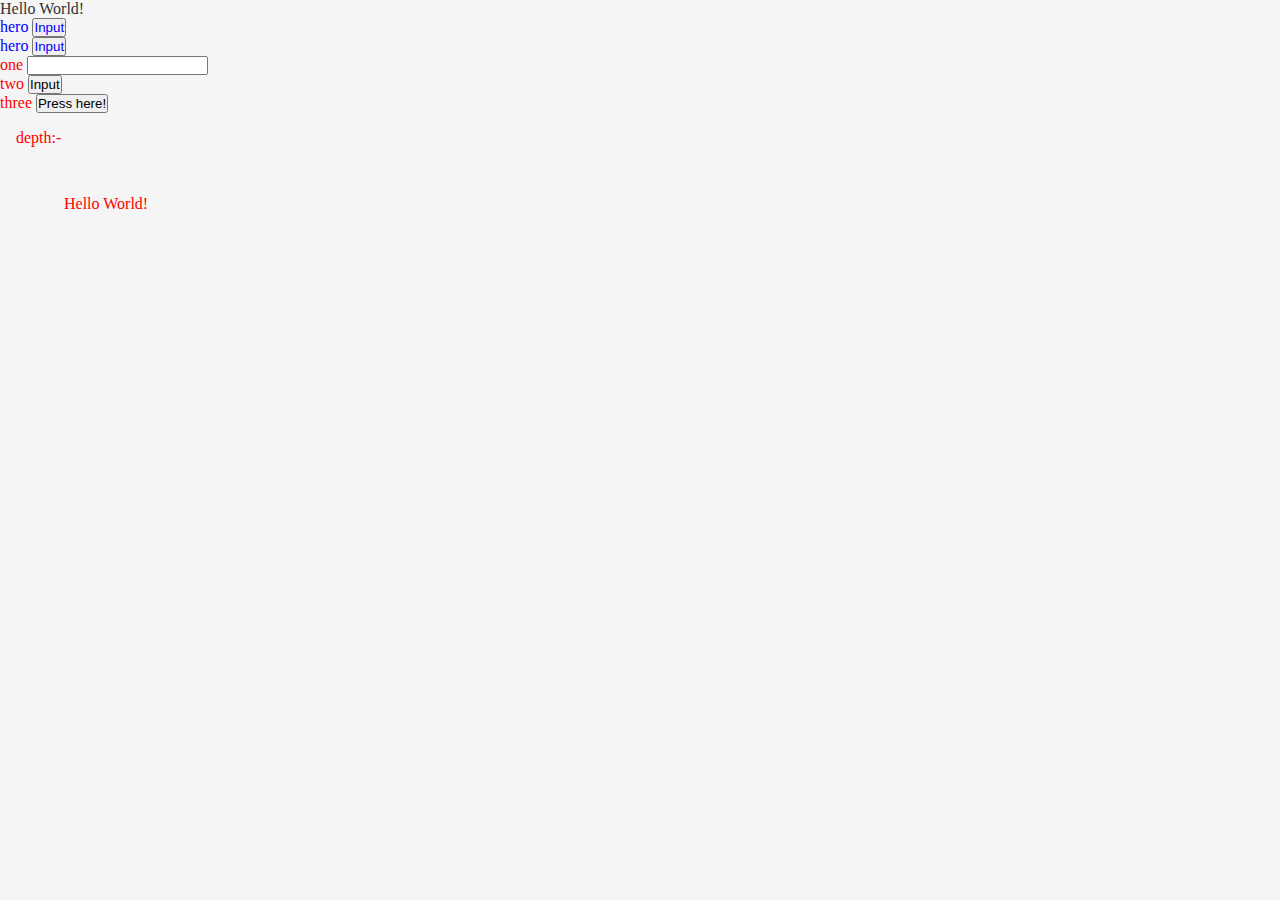
<file: index.html>
<!DOCTYPE html>
<html lang="en">
    <head>
        <title>Learn CSS</title>
        <meta charset="UTF-8">
        <meta name="viewport" content="width=device-width, initial-scale=1">
        <link href="style.css" rel="stylesheet">
    </head>
    <body>
        <div>
            <p>
                Hello World!
            </p>
        </div>
        <!-- Class defined properly -->
        <header class="hero">hero
            <button>Input</button>
        </header>
        <header class="hero">hero
            <button>Input</button>
        </header>

        <!-- No class name referenced using header tag -->

        <header>one
            <input>
        </header>
        <header>two
            <button>Input</button>
        </header>
        <header>three
            <button>Press here!</button>
        </header>
        <header style="padding: 1rem;">depth:-
            <div style="padding: 1rem;">
                <div style="padding: 1rem;">
                    <div style="padding: 1rem;">
                        <div class="nested div">Hello World!</div>
                    </div>
                </div>
            </div>
        </header>
    </body>

</html>
</file>
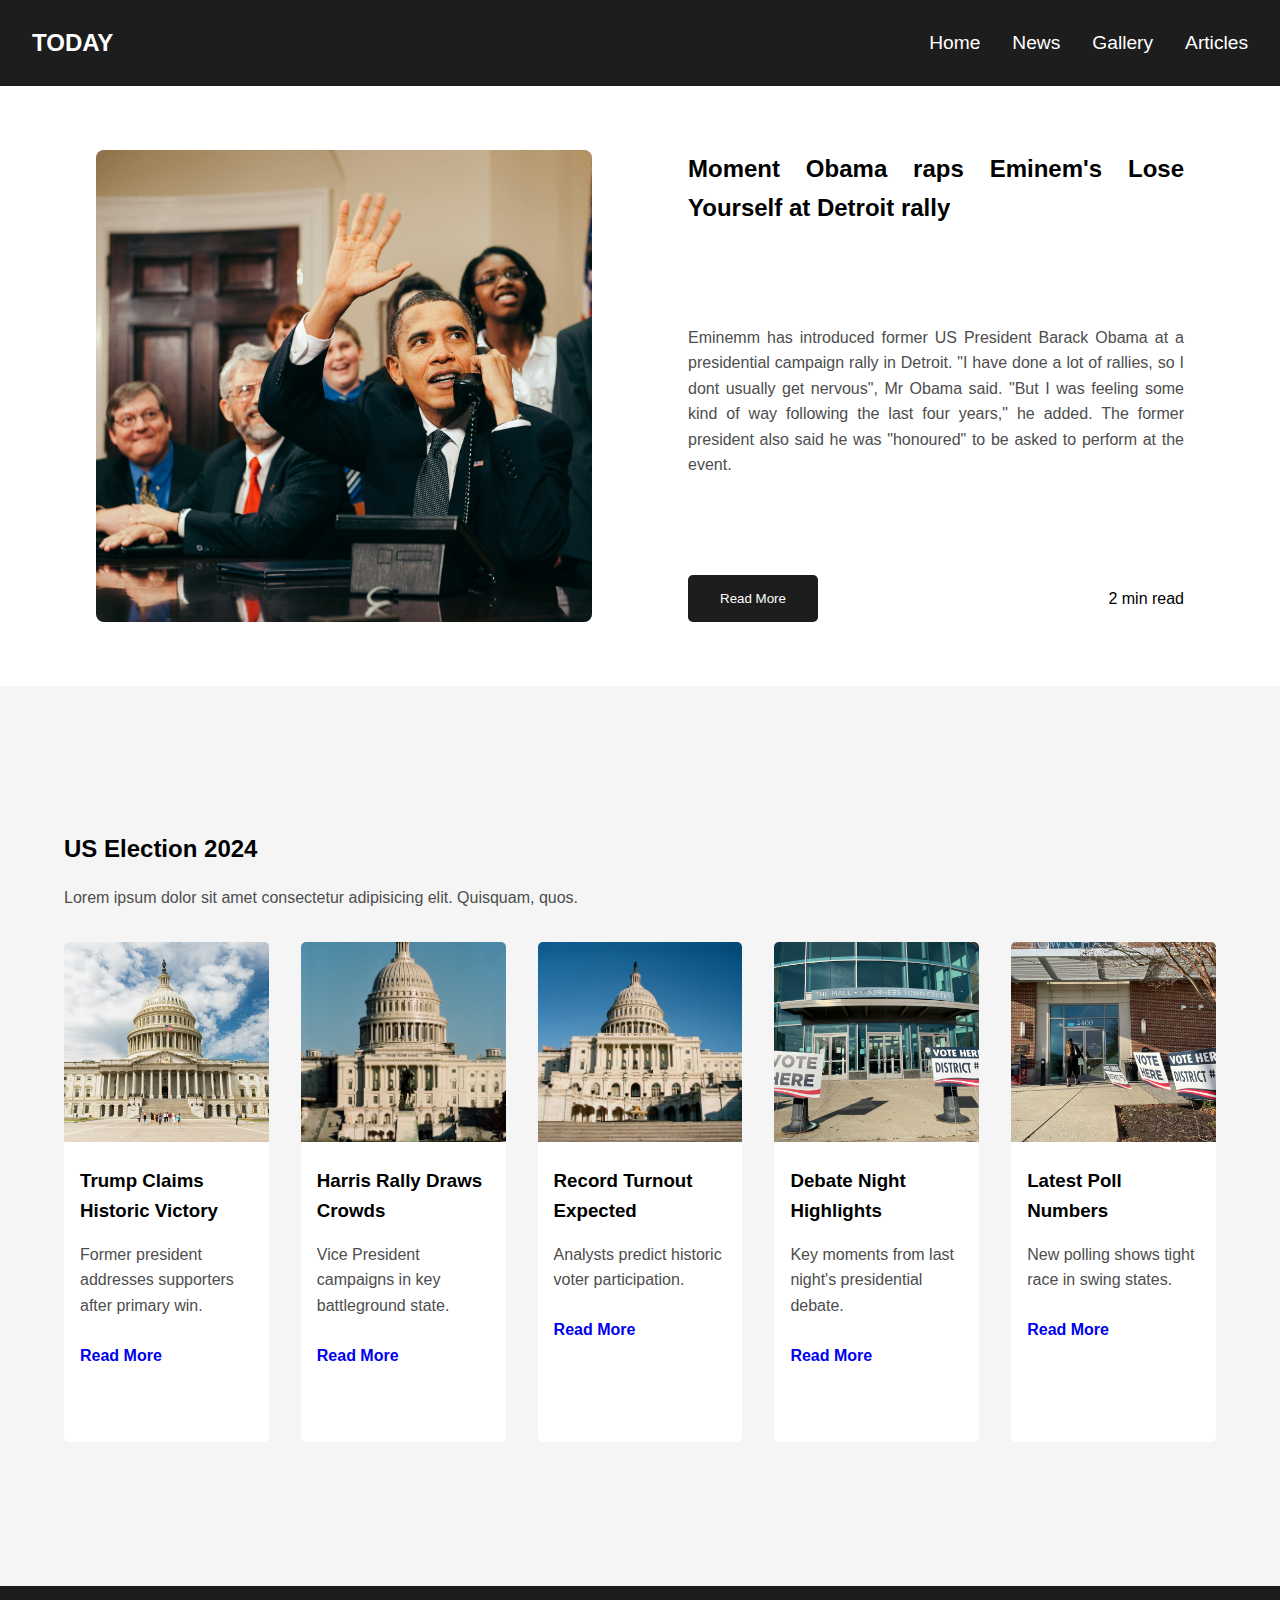
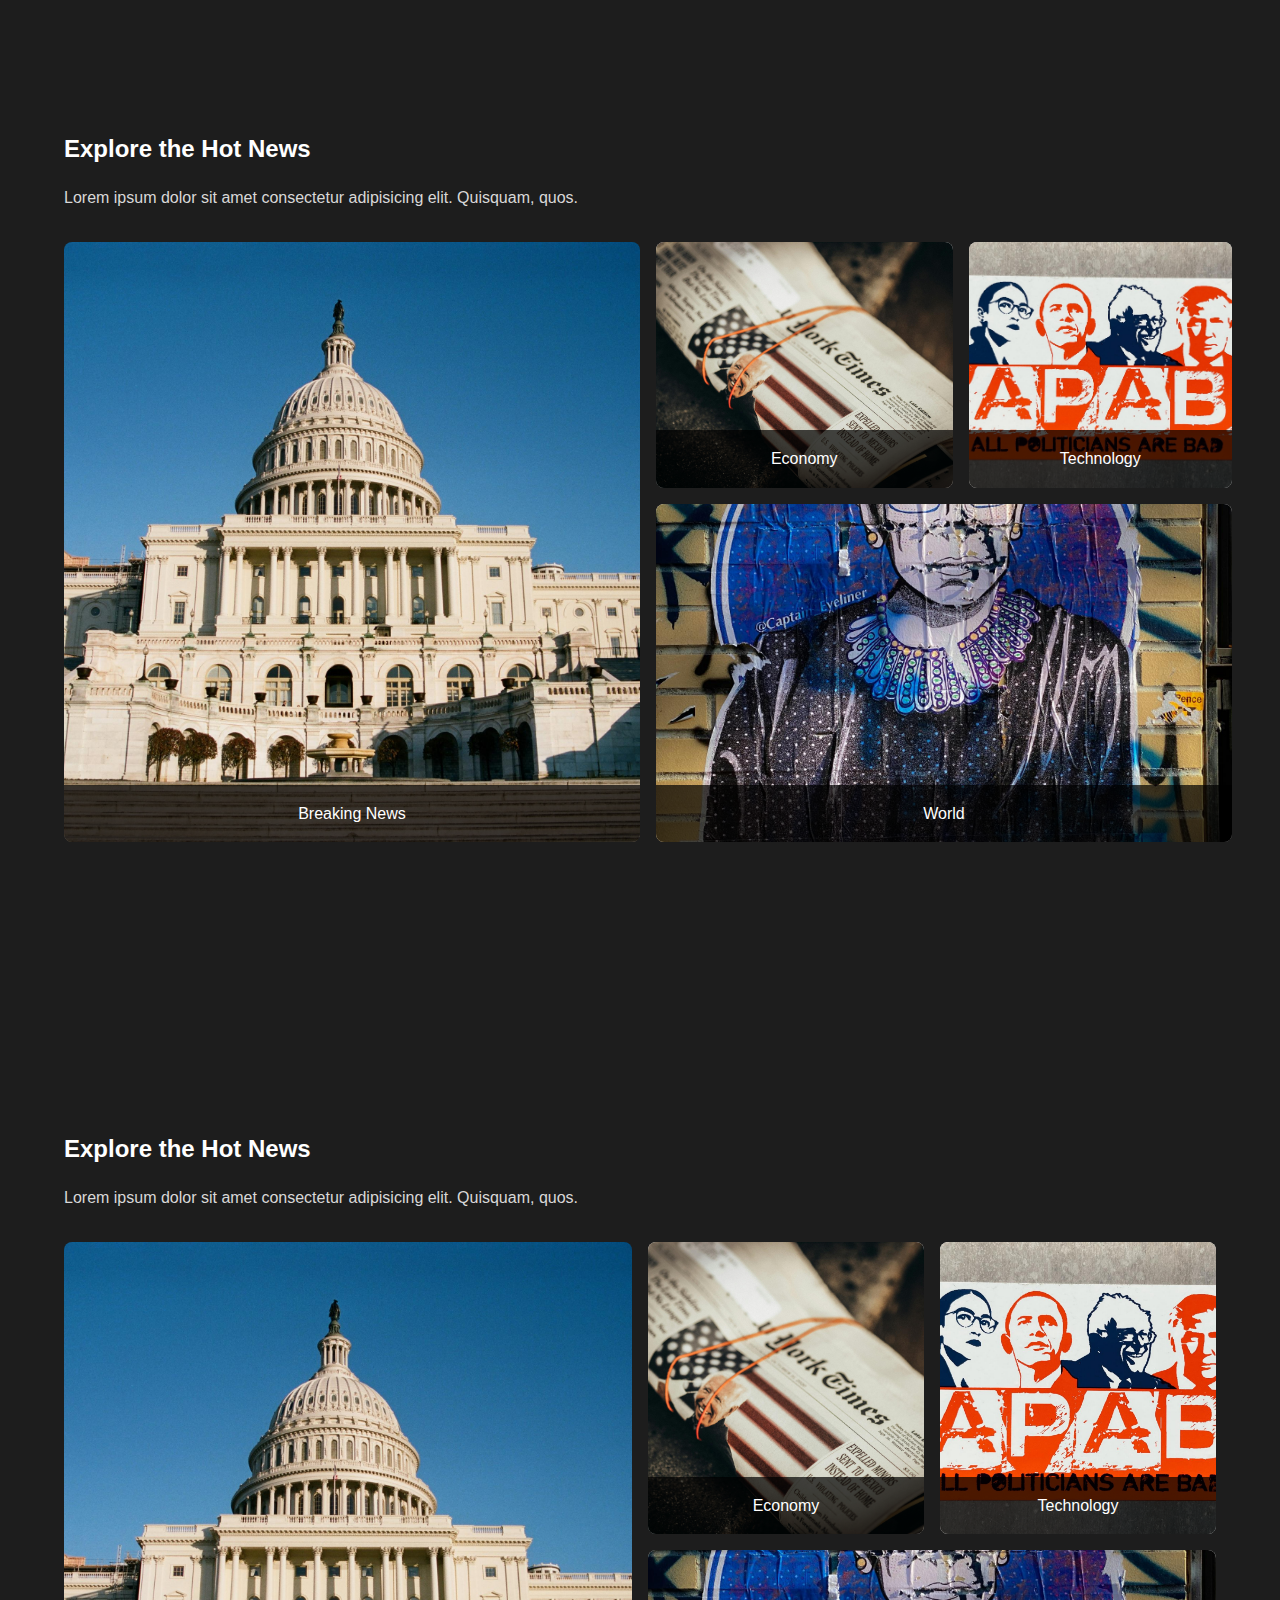
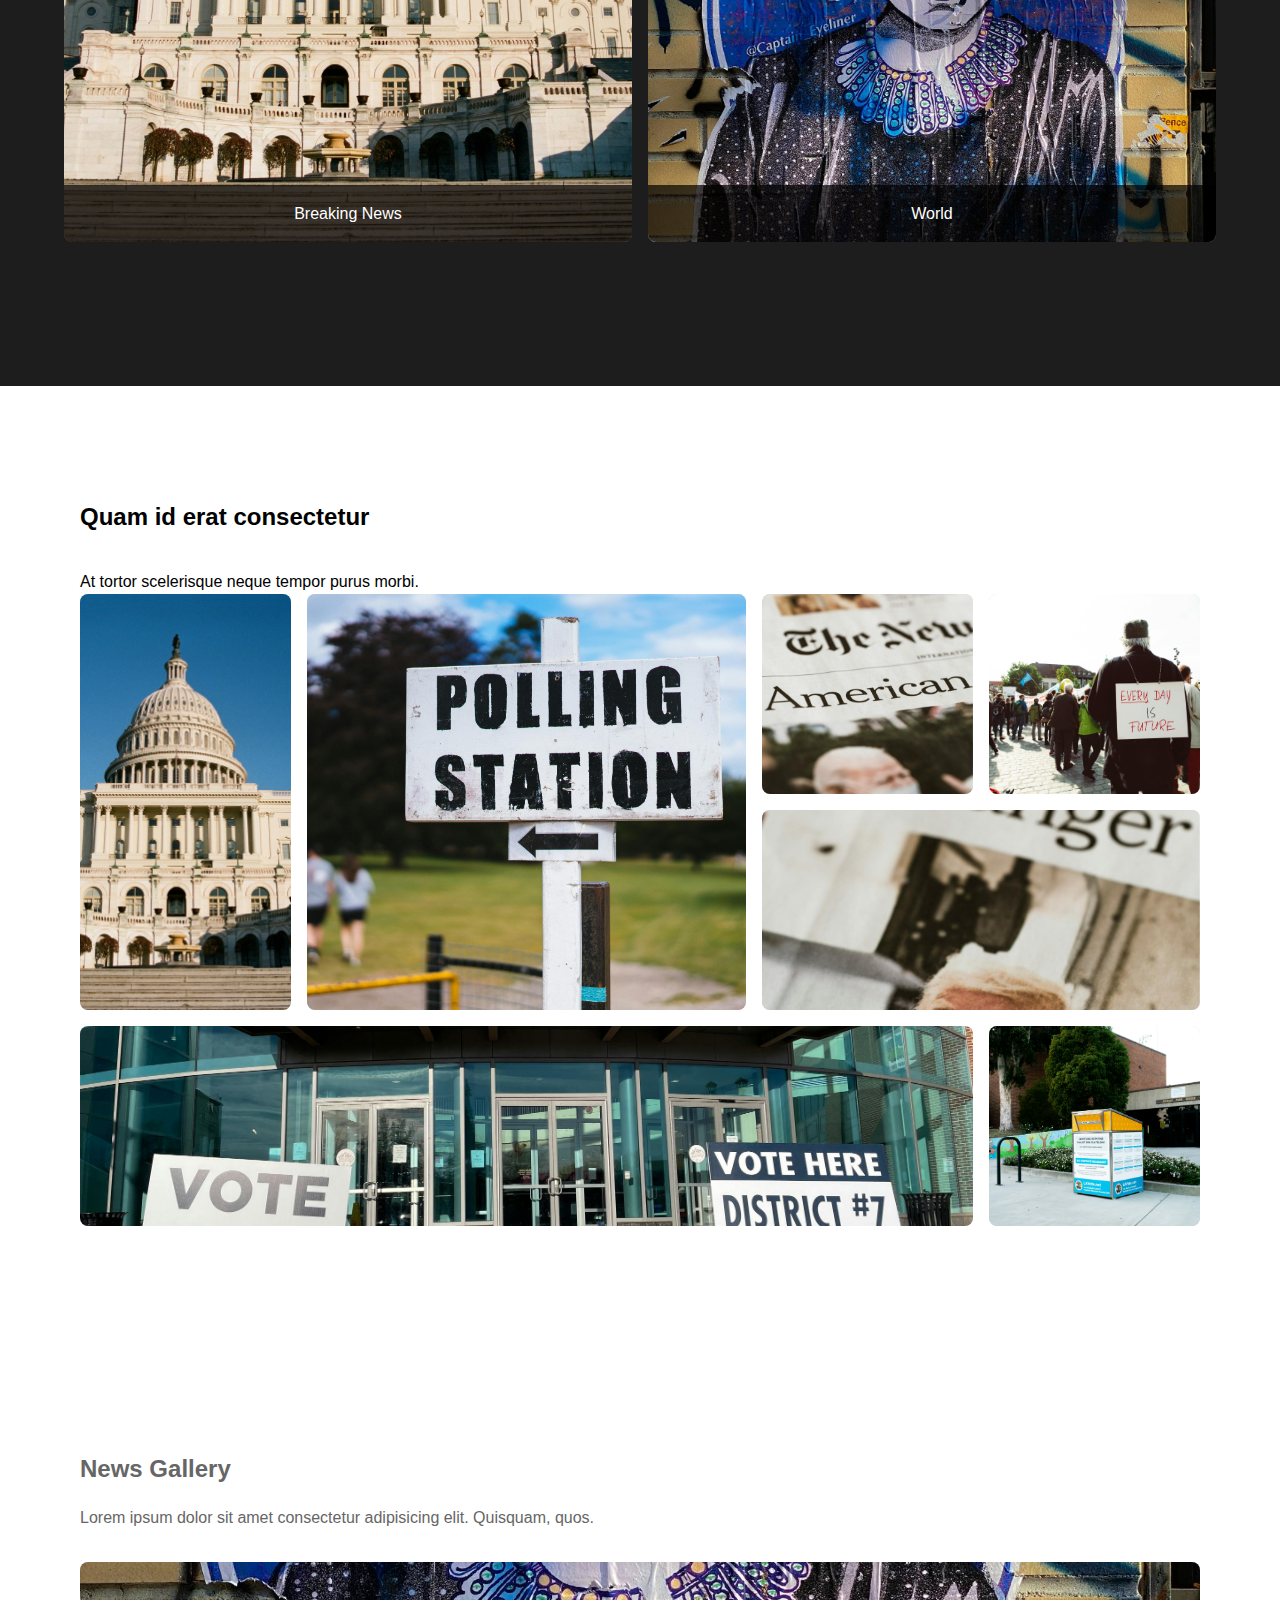
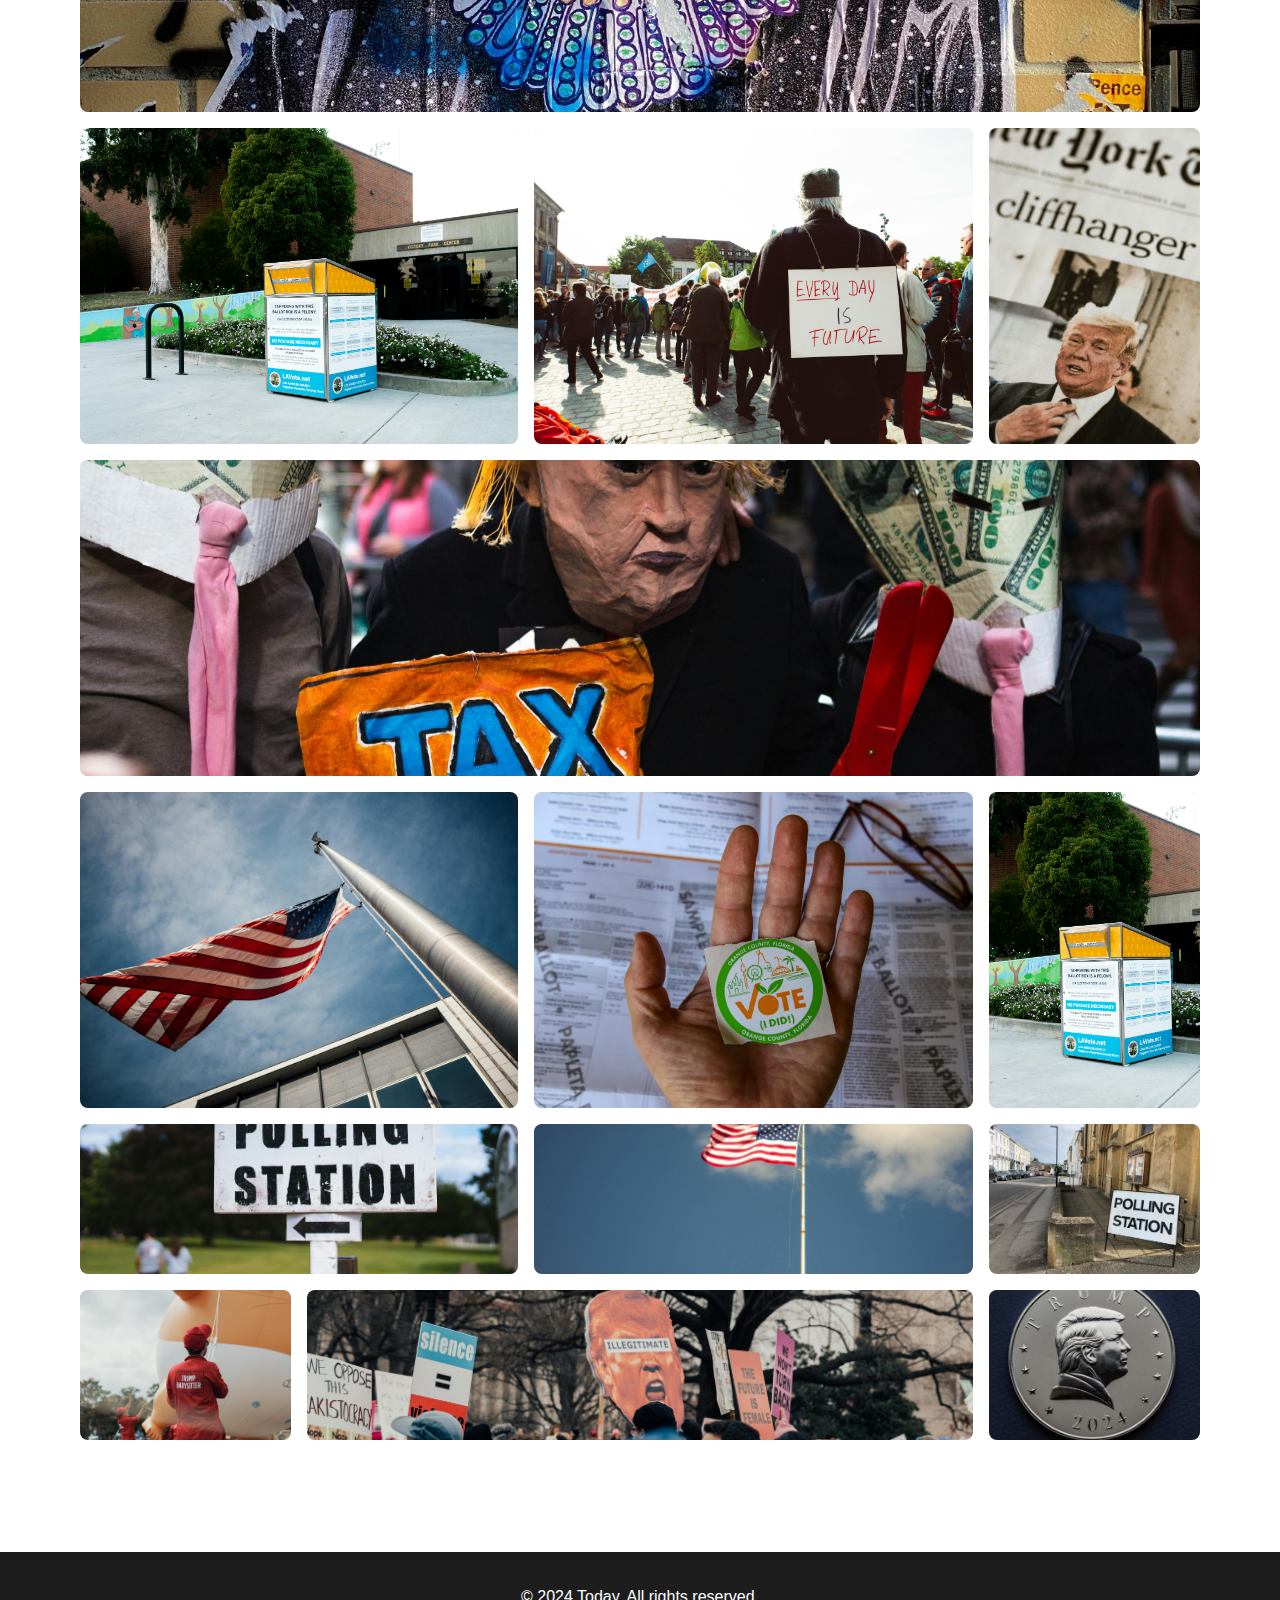
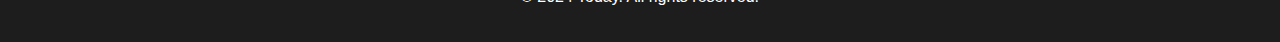
<file: app2/index.html>
<!DOCTYPE html>
<html lang="en">
  <head>
    <meta charset="UTF-8" />
    <meta name="viewport" content="width=device-width, initial-scale=1.0" />
    <title>TODAY News - Layout Examples</title>
    <link rel="stylesheet" href="styles.css" />
  </head>
  <body>
    <!-- 1. Flex - Header Navigation -->
    <header class="header">
      <nav class="header-nav">
        <div class="header-logo">TODAY</div>
        <div class="header-links">
          <a href="#">Home</a>
          <a href="#">News</a>
          <a href="#" id="test">Gallery</a>
          <a href="#" id="test2">Articles</a>
        </div>
      </nav>
    </header>

    <main>
      <!-- 2. Flex and Column - Featured Article -->
      <section class="featured container">
        <div class="featured-image">
          <img src="images/main-image.jpg" alt="Featured News" />
        </div>
        <div class="featured-content">
          <h2>Moment Obama raps Eminem's Lose Yourself at Detroit rally</h2>
          <p>
            Eminemm has introduced former US President Barack Obama at a
            presidential campaign rally in Detroit. "I have done a lot of
            rallies, so I dont usually get nervous", Mr Obama said. "But I was
            feeling some kind of way following the last four years," he added.
            The former president also said he was "honoured" to be asked to
            perform at the event.
          </p>
          <div class="featured-footer">
            <button href="#" class="featured-more">Read More</button>
            <span class="featured-time">2 min read</span>
          </div>
        </div>
      </section>

      <!-- 3. Flex/Grid List - Latest Cards without text overlay -->
      <section class="latest">
        <div class="container">
          <h2 class="latest-title">US Election 2024</h2>
          <p class="latest-subtitle">
            Lorem ipsum dolor sit amet consectetur adipisicing elit. Quisquam,
            quos.
          </p>
          <div class="latest-list">
            <article class="latest-card">
              <img src="images/image2.jpg" alt="News Image" />
              <div class="latest-content">
                <h3>Trump Claims Historic Victory</h3>
                <p>Former president addresses supporters after primary win.</p>
                <a href="#" class="latest-more">Read More</a>
              </div>
            </article>
            <article class="latest-card">
              <img src="images/image3.jpg" alt="News Image" />
              <div class="latest-content">
                <h3>Harris Rally Draws Crowds</h3>
                <p>Vice President campaigns in key battleground state.</p>
                <a href="#" class="latest-more">Read More</a>
              </div>
            </article>
            <article class="latest-card">
              <img src="images/image4.jpg" alt="News Image" />
              <div class="latest-content">
                <h3>Record Turnout Expected</h3>
                <p>Analysts predict historic voter participation.</p>
                <a href="#" class="latest-more">Read More</a>
              </div>
            </article>
            <article class="latest-card">
              <img src="images/image5.jpg" alt="News Image" />
              <div class="latest-content">
                <h3>Debate Night Highlights</h3>
                <p>Key moments from last night's presidential debate.</p>
                <a href="#" class="latest-more">Read More</a>
              </div>
            </article>
            <article class="latest-card">
              <img src="images/image6.jpg" alt="News Image" />
              <div class="latest-content">
                <h3>Latest Poll Numbers</h3>
                <p>New polling shows tight race in swing states.</p>
                <a href="#" class="latest-more">Read More</a>
              </div>
            </article>
          </div>
        </div>
      </section>

      <!-- 4a. Flex/Grid 2D - Hot News - Flex Version -->
      <section class="hot">
        <div class="container">
          <h2 class="hot-title">Explore the Hot News</h2>
          <p class="hot-subtitle">
            Lorem ipsum dolor sit amet consectetur adipisicing elit. Quisquam,
            quos.
          </p>
          <div class="hot-flex">
            <article class="hot-card hot-left">
              <img src="images/image4.jpg" alt="Breaking News" />
              <div class="hot-overlay">Breaking News</div>
            </article>

            <div class="hot-right">
              <div class="hot-right-inner">
                <article class="hot-card">
                  <img src="images/image8.jpg" alt="Economy Update" />
                  <div class="hot-overlay">Economy</div>
                </article>
                <article class="hot-card">
                  <img src="images/image9.jpg" alt="Technology News" />
                  <div class="hot-overlay">Technology</div>
                </article>
              </div>
              <article class="hot-card">
                <img src="images/image10.jpg" alt="World News" />
                <div class="hot-overlay">World</div>
              </article>
            </div>
          </div>
        </div>
      </section>

      <!-- 4b. Flex/Grid 2D - Hot News - Grid Version -->
      <section class="hot">
        <div class="container">
          <h2 class="hot-title">Explore the Hot News</h2>
          <p class="hot-subtitle">
            Lorem ipsum dolor sit amet consectetur adipisicing elit. Quisquam,
            quos.
          </p>
          <div class="hot-grid">
            <article class="hot-card hot-grid-1">
              <img src="images/image4.jpg" alt="Breaking News" />
              <div class="hot-overlay">Breaking News</div>
            </article>
            <article class="hot-card hot-grid-2">
              <img src="images/image8.jpg" alt="Economy Update" />
              <div class="hot-overlay">Economy</div>
            </article>
            <article class="hot-card hot-grid-3">
              <img src="images/image9.jpg" alt="Technology News" />
              <div class="hot-overlay">Technology</div>
            </article>
            <article class="hot-card hot-grid-4">
              <img src="images/image10.jpg" alt="World News" />
              <div class="hot-overlay">World</div>
            </article>
          </div>
        </div>
      </section>

      <!-- 5. Grid Auto - Masonry Layout -->
      <section class="masonry">
        <div class="container">
          <h2>Quam id erat consectetur</h2>
          <p class="masonry-subtitle">
            At tortor scelerisque neque tempor purus morbi.
          </p>
          <div class="masonry-grid">
            <div class="masonry-item item1">
              <img src="images/image4.jpg" alt="Masonry Image 1" />
            </div>
            <div class="masonry-item item2">
              <img src="images/image18.jpg" alt="Masonry Image 2" />
            </div>
            <div class="masonry-item item3">
              <img src="images/image13.jpg" alt="Masonry Image 3" />
            </div>
            <div class="masonry-item item4">
              <img src="images/image14.jpg" alt="Masonry Image 4" />
            </div>
            <div class="masonry-item item5">
              <img src="images/image15.jpg" alt="Masonry Image 5" />
            </div>
            <div class="masonry-item item6">
              <img src="images/image5.jpg" alt="Masonry Image 6" />
            </div>
            <div class="masonry-item item7">
              <img src="images/image17.jpg" alt="Masonry Image 7" />
            </div>
          </div>
        </div>
      </section>

      <!-- 6. Grid Templates - News Gallery -->
      <section class="gallery">
        <div class="container">
          <h2 class="gallery-title">News Gallery</h2>
          <p class="gallery-subtitle">
            Lorem ipsum dolor sit amet consectetur adipisicing elit. Quisquam,
            quos.
          </p>
          <div class="gallery-grid">
            <div class="gallery-item a">
              <img src="images/image10.jpg" alt="Gallery Image 1" />
            </div>
            <div class="gallery-item b">
              <img src="images/image17.jpg" alt="Gallery Image 2" />
            </div>
            <div class="gallery-item c">
              <img src="images/image14.jpg" alt="Gallery Image 3" />
            </div>
            <div class="gallery-item d">
              <img src="images/image15.jpg" alt="Gallery Image 4" />
            </div>
            <div class="gallery-item e">
              <img src="images/image25.jpg" alt="Gallery Image 5" />
            </div>
            <div class="gallery-item f">
              <img src="images/image11.jpg" alt="Gallery Image 6" />
            </div>
            <div class="gallery-item g">
              <img src="images/image16.jpg" alt="Gallery Image 7" />
            </div>
            <div class="gallery-item h">
              <img src="images/image17.jpg" alt="Gallery Image 8" />
            </div>
            <div class="gallery-item i">
              <img src="images/image18.jpg" alt="Gallery Image 9" />
            </div>
            <div class="gallery-item j">
              <img src="images/image19.jpg" alt="Gallery Image 10" />
            </div>
            <div class="gallery-item k">
              <img src="images/image20.jpg" alt="Gallery Image 11" />
            </div>
            <div class="gallery-item l">
              <img src="images/image21.jpg" alt="Gallery Image 12" />
            </div>
            <div class="gallery-item m">
              <img src="images/image22.jpg" alt="Gallery Image 13" />
            </div>
            <div class="gallery-item n">
              <img src="images/image23.jpg" alt="Gallery Image 14" />
            </div>
          </div>
        </div>
      </section>
    </main>

    <footer>
      <p>© 2024 Today. All rights reserved.</p>
    </footer>
  </body>
</html>
</file>
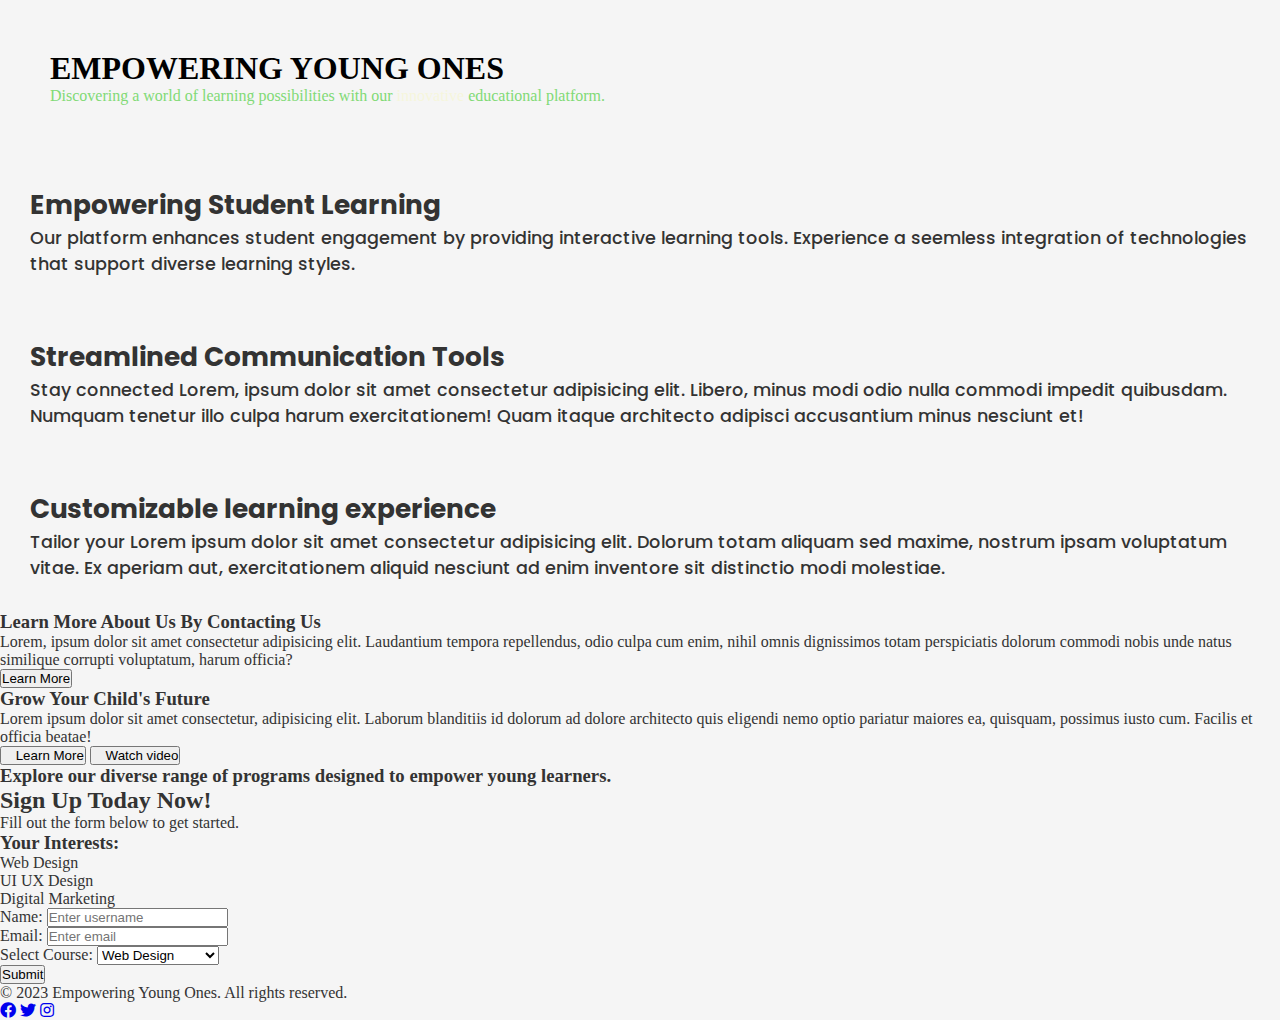
<file: main.html>
<!DOCTYPE html>
<html lang="en">
<head>
    <meta charset="UTF-8">
    <meta name="viewport" content="width=device-width, initial-scale=1.0">
    <title>Document</title>
    <link href="css.css" rel="stylesheet">
    <!-- Poppins -->
    <link rel="preconnect" href="https://fonts.googleapis.com">
    <link rel="preconnect" href="https://fonts.gstatic.com" crossorigin>
    <link href="https://fonts.googleapis.com/css2?family=Poppins:ital,wght@0,100;0,200;0,300;0,400;0,500;0,600;0,700;0,800;0,900;1,100;1,200;1,300;1,400;1,500;1,600;1,700;1,800;1,900&display=swap" rel="stylesheet">
    <!-- Font Awesome -->
    <link rel="stylesheet" href="https://cdnjs.cloudflare.com/ajax/libs/font-awesome/4.7.0/css/font-awesome.min.css">
    <link rel="stylesheet" href="https://cdnjs.cloudflare.com/ajax/libs/font-awesome/5.15.4/css/all.min.css">
    <link rel="stylesheet" href="https://cdnjs.cloudflare.com/ajax/libs/font-awesome/5.15.4/css/all.min.css">

</head>
<body>
    <header class="hero">
        <h1 class="hero__title">EMPOWERING YOUNG ONES</h1>
        <p class="hero__description">
            Discovering a world of learning possibilities with our
            <span id="hero__highlight">innovative</span> educational platform.
        </p>
    </header>

    <section class="feature">
        <div class="feature__container">
            <div class="feature__item">
                <h2 class="feature__title feature__title--selected">Empowering Student Learning</h2>
                <p class="feature__description">Our platform enhances student engagement by providing interactive learning tools. Experience a seemless integration of technologies that support diverse learning styles.</p>
            </div>

            <div class="feature__item">
                <h2 class="feature__title">Streamlined Communication Tools</h2>
                <p class="feature__description">Stay connected Lorem, ipsum dolor sit amet consectetur adipisicing elit. Libero, minus modi odio nulla commodi impedit quibusdam. Numquam tenetur illo culpa harum exercitationem! Quam itaque architecto adipisci accusantium minus nesciunt et!</p>
            </div>

            <div class="feature__item">
                <h2 class="feature__title">Customizable learning experience</h2>
                <p class="feature__description">Tailor your Lorem ipsum dolor sit amet consectetur adipisicing elit. Dolorum totam aliquam sed maxime, nostrum ipsam voluptatum vitae. Ex aperiam aut, exercitationem aliquid nesciunt ad enim inventore sit distinctio modi molestiae.</p>
            </div>

        </div>
    </section>

    <section class="cta">
        <h3 class="cta__title">Learn More About Us By Contacting Us</h3>
        <p class="cta__description">Lorem, ipsum dolor sit amet consectetur adipisicing elit. Laudantium tempora repellendus, odio culpa cum enim, nihil omnis dignissimos totam perspiciatis dolorum commodi nobis unde natus similique corrupti voluptatum, harum officia?</p>
        <button class="cta__button cta__button--primary">Learn More</button>
    </section>
    
    <section class="video">
        <h3 class="video__title">Grow Your Child's Future</h3>
        <p class="video__description">Lorem ipsum dolor sit amet consectetur, adipisicing elit. Laborum blanditiis id dolorum ad dolore architecto quis eligendi nemo optio pariatur maiores ea, quisquam, possimus iusto cum. Facilis et officia beatae!</p>
        <div class="video__controls">
            <button class="video__button video__button--primary">
                <i class="fass fa-book"></i> Learn More
            </button>
            <button class="video__button video__button--secondary">
                <i class="fass fa-play-circle"></i> Watch video
            </button>
        </div>
        <div class="video__container"></div>
    </section>

    <section class="programs">
        <h3 class="programs__title">Explore our diverse range of programs designed to empower young learners.</h3>
        <div class="programs__cards">
            <div class="programs__card"></div>
            <div class="programs__card"></div>
            <div class="programs__card"></div>
        </div>
    </section>


    <section class="element">
        <div class="elements__left">
            <div class="elements__placeholder"></div>
        </div>
        <div class="elements__right">
            <h2 class="elements__title">Sign Up Today Now!</h2>
            <p class="elements__description">Fill out the form below to get started.</p>
            <form class="elements__form">
                <h3>Your Interests:</h3>
                <ul class="elements__list">
                    <li class="elements__list-item">Web Design</li>
                    <li class="elements__list-item">UI UX Design</li>
                    <li class="elements__list-item">Digital Marketing</li>
                </ul>
                <div class="elements__form-group">
                    <label for="Username" class="elements__label">Name:</label>
                    <input type="text" id="username" placeholder="Enter username">
                </div>
                <div class="elements__form-group">
                    <label for="email" class="elements__label">Email:</label>
                    <input type="email" id="email" placeholder="Enter email">
                </div>
                <div class="elements__form-group">
                    <label for="course" class="elements__label">Select Course:</label>
                    <select id="course" class="elements__select">
                        <option value="web-design">Web Design</option>
                        <option value="ui-ux-design">UI UX Design</option>
                        <option value="digital-marketing">Digital Marketing</option>
                    </select>
                </div>

                <button type="submit" class="elements__button">Submit</button>
            </form>
        </div>
    </section>











    <section class="footer">
        <p class="footer__text">© 2023 Empowering Young Ones. All rights reserved.</p>
        <div class="footer__socials">
            <a href="#" class="footer__social-link"><i class="fab fa-facebook"></i></a>
            <a href="#" class="footer__social-link"><i class="fab fa-twitter"></i></a>
            <a href="#" class="footer__social-link"><i class="fab fa-instagram"></i></a>
        </div>
    </section>



</body>
</html>
</file>
<file: style.css>
/* Universal Selector */
* {
    padding: 0;
    margin: 0;
    /* background-color: red; */

}

/* Element Selector */
body {
    background-color: whitesmoke;
    color: #333;
}


/* div {
    color: blue;
} */

.hero {
    color: blue;
    
}

.hero button {
    color: blue;
}

header {
    color: red;
}
</file>
<file: app2/styles.css>
/* Base Styles */
* {
  margin: 0;
  padding: 0;
  box-sizing: border-box;
}

body {
  font-family: Arial, sans-serif;
  line-height: 1.6;
}

section {
  padding: 6rem 0;
}

section h2 {
  margin-bottom: 2rem;
}

.container {
  max-width: 1500px;
  margin: 0 auto;
  padding: 3rem 4rem;
}

/* TEMPORARY - Remove after adding all the styles */
/* img {
  display: block;
  width: 100px;
  height: 100px;
} */

/* 1. Flex - Header Navigation */

.header {
  background: #1d1d1d;
  padding: 1.5rem 0;
  color: #fff;
}

.header-logo {
  font-size: 1.5rem;
  font-weight: bold;
}

.header-nav {
  display: flex;
  justify-content: space-between;
  align-items: center;
  max-width: 2000px;
  padding: 0 2rem; /* Adjusted padding for larger screens {4rem} */
  margin: 0 auto;
}

.header-links {
  display: flex;
  justify-content: space-between;
  align-items: center;
  gap: 2rem;
}
/*
#test {
  position: absolute;
  right: 5px;
} */


.header-links a {
  color: #fff;
  text-decoration: none;
  font-size: 1.2rem;
}

.header-links a:hover {
  text-decoration: underline;
  color: rgba(220, 220, 220, 0.884);
  cursor: pointer;
}



/* 2. Flex and Column - Featured Section */

.featured {
  display: flex;
  justify-content: space-between;
  align-items: center;
  gap: 2rem;
  margin: 0;
  height: 600px;
  text-align: justify;
  padding: 4rem;
}

.featured-image {
  margin: 0 2rem;
  flex-basis: 50%;
  height: 100%;
  background-color: #e0e0e0;
  border-radius: 8px;
}

.featured-image img {
  width: 100%;
  height: 100%;
  object-fit: cover;
  border-radius: 8px;
}

.featured-content {
  margin: 2rem;
  flex-basis: 50%;
  display: flex;
  height: 100%;
  flex-direction: column; /* Comment if you want to stack content vertically */
  justify-content: space-between;
  gap: 1rem;
}

.featured-more {
  color: #fff;
  background: #1d1d1d;
  padding: 1rem 2rem;
  border-radius: 5px;
  border: none;
}

.featured-more:hover {
  background: rgba(29, 29, 29, 0.884);
  color: #d9d8d8;
  cursor: pointer;
}

.featured-footer {
  display: flex;
  gap: 1rem;
  justify-content: space-between;
  align-items: center;
  margin-top: 2rem;
}


.featured-content p {
  color: #4d4d4d;
}

.latest {
  padding: 6rem  0;
  background: #f5f5f5;
  width: 100%;
}

.latest-title {
  margin-bottom: 1rem;
}

.latest-subtitle {
  margin-bottom: 2rem;
  color: #4d4d4d;
}

/* .latest-list {
  display: flex;
  gap: 2rem;
  justify-content: space-between;
} */

.latest-card {
  min-width: 200px;
  width: 100%;
  height: 500px;
  border-radius: 5px;
  box-shadow: none;
  background: #fff;
  overflow: hidden;
}

.latest-card img {
  width: 100%;
  height: 200px;
  object-fit: cover;
}

.latest-content {
  padding: 1rem;
}

.latest-content h3 {
  margin-bottom: 1rem;
}

.latest-content p {
  color: #4d4d4d;
  margin-bottom: 1.5rem;
}

.latest-more {
  text-decoration: none;
  font-weight: bold;
}

.latest-more:hover {
  color: #1d1d1d;
  cursor: pointer;
}

/* 3. Flex/Grid List - Latest Cards */

.latest-list {
  display: grid;
  grid-template-columns: repeat(auto-fit, minmax(200px, 1fr));
  gap: 2rem;
  justify-content: space-between;
  margin: 0 auto;
}

/* 4. Flex/Grid 2D - Hot News */

.hot {
  background: #1d1d1d;
  color: #fff;
}

.hot-title {
  margin-bottom: 1rem;
}

.hot-subtitle {
  margin-bottom: 2rem;
  color: #d9d8d8;
}

.hot-card {
  background-color: #e0e0e0;
  border-radius: 8px;
  overflow: hidden;
}


.hot-card img {
  width: 100%;
  height: 100%;
  object-fit: cover;
}




/* 4a. Flex/Grid 2D - Hot News - Flex Version */

.hot-flex {
  display: flex;
  gap: 1rem;
  height: 600px;
  width: 100%;
}

.hot-left {
  flex: 0 0 50%; /* 0: no grow, 0: no shrink, 50%: initial width is 50% of container */
  border-radius: 8px;
  overflow: hidden;
}

.hot-right {
  flex: 0 0 50%;
  display: flex;
  flex-direction: column;
  gap: 1rem;
}

.hot-right-inner {
  display: flex;
  gap: 1rem;
  height: 50%;
}


/* 4b. Flex/Grid 2D - Hot News - Grid Version */

.hot-grid {
  display: grid;
  grid-template-columns: repeat(4, 1fr);
  grid-template-rows: repeat(2, 1fr);
  gap: 1rem;
  height: 600px;
}

.hot-grid-1 {
  grid-column: span 2; /* Span 2 columns or 1 / 2 or 3 / 5 for direct indexing */
  grid-row: span 2; /* Span 2 rows */
}

.hot-grid-2 {
  grid-column: span 1;
  grid-row: span 1;
}

.hot-grid-3 {
  grid-column: span 1;
  grid-row: span 1;
}

.hot-grid-4 {
  grid-column: span 2;
  grid-row: span 1;
}

/* 5. Grid - Masonry Layout */

.masonry {
  padding: 4rem 1em;
  background: #fff;
}

.masonry-grid {
  display: grid;
  grid-template-columns: repeat(5, 1fr);
  grid-template-rows: repeat(3, 200px);
  gap: 1rem;
  max-width: none;
  margin: 0 auto;
}

.masonry-item {
  background-color: #e0e0e0;
  border-radius: 8px;
}

.masonry-item img {
  width: 100%;
  height: 100%;
  object-fit: cover;
  border-radius: 8px;
}

.item1 {
  grid-column: 1/2;
  grid-row: 1/3;
}

.item2 {
  grid-column: 2/4;
  grid-row: 1/3;
}
.item3 {
  grid-column: 4/5;
  grid-row: 1/2;
}

.item4 {
  grid-column: 5/6;
  grid-row: 1/2;
}

.item5 {
  grid-column: 4/6;
  grid-row: 2/3;
}

.item6 {
  grid-column: 1/span 4;
  grid-row: span 1;
}

.item7 {
  grid-column: span 1;
  grid-row: span 1;
}


/* 6. Grid Templates - News Gallery */

.gallery {
  padding: 4rem 1em;
  background: #fff;
}

.gallery-title {
  margin-bottom: 1rem;
  color: #666;
}

.gallery-subtitle {
  margin-bottom: 2rem;
  color: #666;
}

.gallery-grid {
  display: grid;
  grid-template-columns: repeat(5, 1fr);
  grid-template-rows: repeat(9, 150px);
  gap: 1rem;
  max-width: none;
  margin: 0 auto;
  grid-template-areas:
  "a a a a a"
  "b b c c d"
  "b b c c d"
  "e e e e e"
  "e e e e e"
  "f f g g h"
  "f f g g h"
  "i i j j k"
  "l m m m n";
}

.a {
  grid-area: a;
}

.b {
  grid-area: b;
}
.c {
  grid-area: c;
}
.d {
  grid-area: d;
}
.e {
  grid-area: e;
}
.f {
  grid-area: f;
}
.g {
  grid-area: g;
}
.h {
  grid-area: h;
}
.i {
  grid-area: i;
}
.j {
  grid-area: j;
}
.k {
  grid-area: k;
}
.l {
  grid-area: l;
}
.m {
  grid-area: m;
}
.n {
  grid-area: n;
}

.gallery-item {
  background-color: #e0e0e0;
  border-radius: 8px;
}

.gallery-item img {
  width: 100%;
  height: 100%;
  object-fit: cover;
  border-radius: 8px;
}


/* 7. Images and Styling */

footer {
  background: #1d1d1d;
  color: #fff;
}

footer p {
  max-width: 1500px;
  text-align: center;
  padding: 2rem 4rem;
}




.hot-card {
  position: relative;
}


.hot-overlay {
  position: absolute;
  bottom: 0;
  left: 0;
  right: 0;
  background: rgba(0, 0, 0, 0.7);
  color: #fff;
  padding: 1rem;
  text-align: center;
}

.masonry-item {
  position: relative;
}


.masonry-item::before {
  content: "";
  position: relative;
  top: 0;
  left: 0;
  bottom: 0;
  background: rgba(0,0,0,0,0.7);
  opacity: 0;
  transition: opacity 0.3s ease;
}

.masonry-item:hover::before,
.masonry-item:hover::after {
  opacity: 1;
}



@media screen and (max-width: 768px) {
  .header-links {
    display: none;
  }
  .featured {
    flex-direction: column;
    height: auto;
    /* width: auto; */
    padding: none;
    padding-right: 4rem;
    gap: 2rem;
  }

  .masonry-grid {
    display: block;
    /* grid-template-columns: repeat(2, 1fr); */
    /* grid-template-rows: repeat(6, auto); */
  }

  .masonry-item {
    margin-bottom: 1rem;
    height: 300px;
  }

  .gallery-grid {
    display: block;
  }


  .gallery-item {
    margin-bottom: 1rem;
    height: 300px;
  }

  .container {
    padding: 2rem 1rem;
  }









  /* .header-nav {
    flex-direction: column;
    align-items: flex-start;
  }

  .featured {
    flex-direction: column;
  }

  .featured-image,
  .featured-content {
    flex-basis: 100%;
  }

  .latest-list {
    grid-template-columns: repeat(auto-fit, minmax(200px, 1fr));
  }

  .hot-flex {
    flex-direction: column;
  }

  .hot-right-inner {
    flex-direction: column;
  }

  .gallery-grid {
    grid-template-columns: repeat(2, 1fr);
    grid-template-rows: repeat(6, auto);
  } */
  
}
</file>
<file: css.css>
/* Universal Selector */
* {
    padding: 0;
    margin: 0;
}

/* Element Selector */
body {
    background-color: whitesmoke;
    color: #333;
}

.hero {
    padding: 50px;
}

.hero__title {
    color: black;
}

.hero__description {
    color: #81da76;
}
/* ID Selector - only used to refer once but thats not the case now */
#hero__highlight {
    color: beige;
}

.feature {
    /* Primary, Secondary, Tertiery */
    font-family:'Poppins', Times, serif;
    
    padding: 0 30px; 
    /* Top-Bottom , Left-Rigth */
}

.feature__item {
    padding: 30px 0;
    font-size: 1.1rem;
    font-weight: 500;
}
</file>
